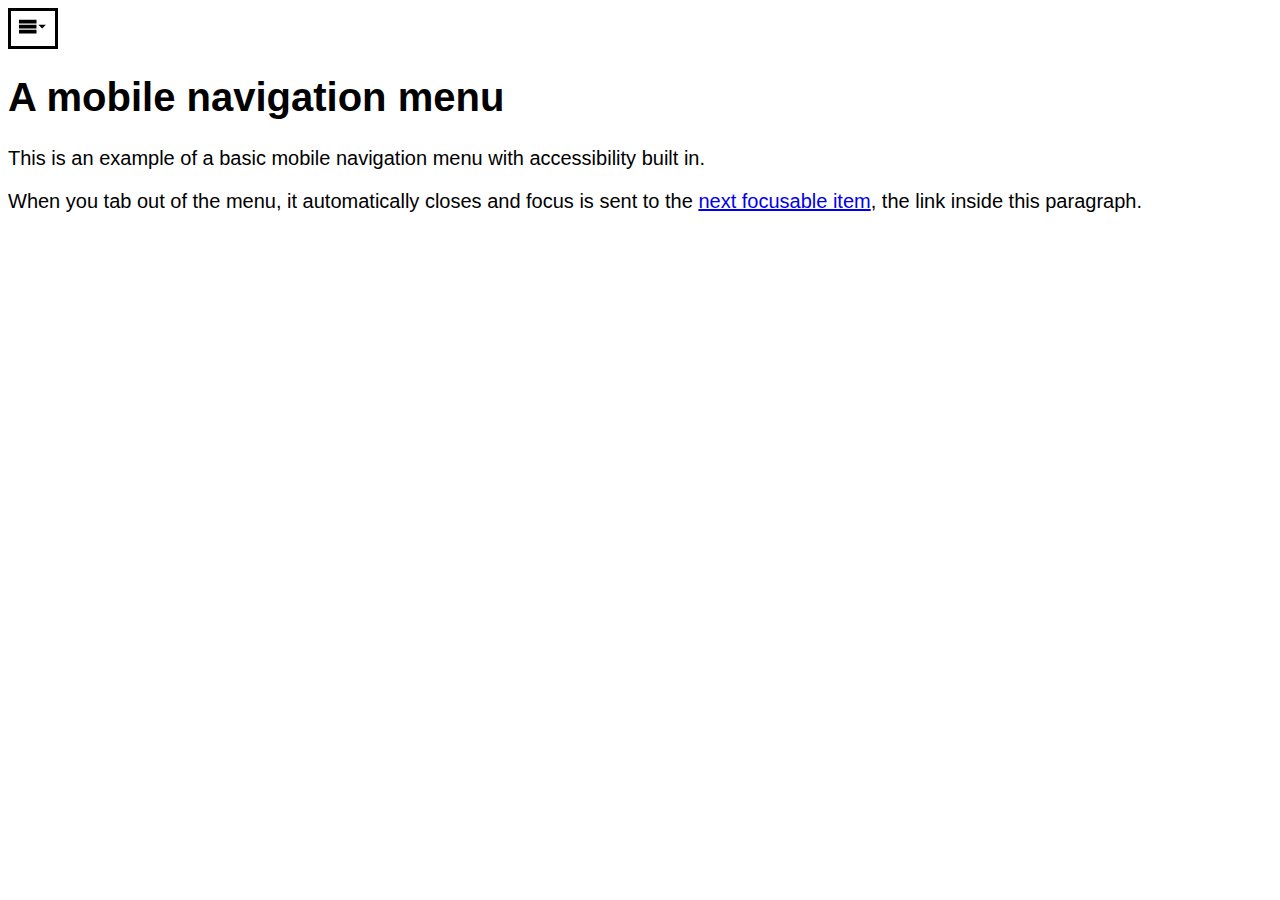
<file: 05-Practical-Examples/01-Mobile Friendly Nav Menu/index.html>
<!DOCTYPE html>
<html lang="en">
  <head>
    <meta charset="UTF-8" />
    <meta http-equiv="X-UA-Compatible" content="IE=edge" />
    <meta name="viewport" content="width=device-width, initial-scale=1.0" />
    <link href="style.css" rel="stylesheet" />
    <script src="script.js" defer></script>
    <title>Accessible mobile hamburger menu</title>
  </head>
  <body>
    <!-- nav tag used for nav  -->
    <nav id="navigation" class="main-nav">
      <button class="menu-trigger">
        <svg class="icon" viewBox="0 0 44 32">
          <path
            d="M0 6h28v6h-28v-6zM0 14h28v6h-28v-6zM0 22h28v6h-28v-6z"
          ></path>
          <path d="M31 14l6 6 6-6z"></path>
        </svg>
        <!-- Adding SR functionality -->
        <span class="sr-only">Main menu</span>
      </button>
      <ul>
        <li><a href="#">Home</a></li>
        <li><a href="/news">News</a></li>
        <li><a href="/about">About</a></li>
        <li><a href="/contact">Contact</a></li>
      </ul>
    </nav>
    <main>
      <h1>A mobile navigation menu</h1>
      <p>
        This is an example of a basic mobile navigation menu with accessibility
        built in.
      </p>
      <p>
        When you tab out of the menu, it automatically closes and focus is sent
        to the <a href="#">next focusable item</a>, the link inside this
        paragraph.
      </p>
    </main>
  </body>
</html>
</file>
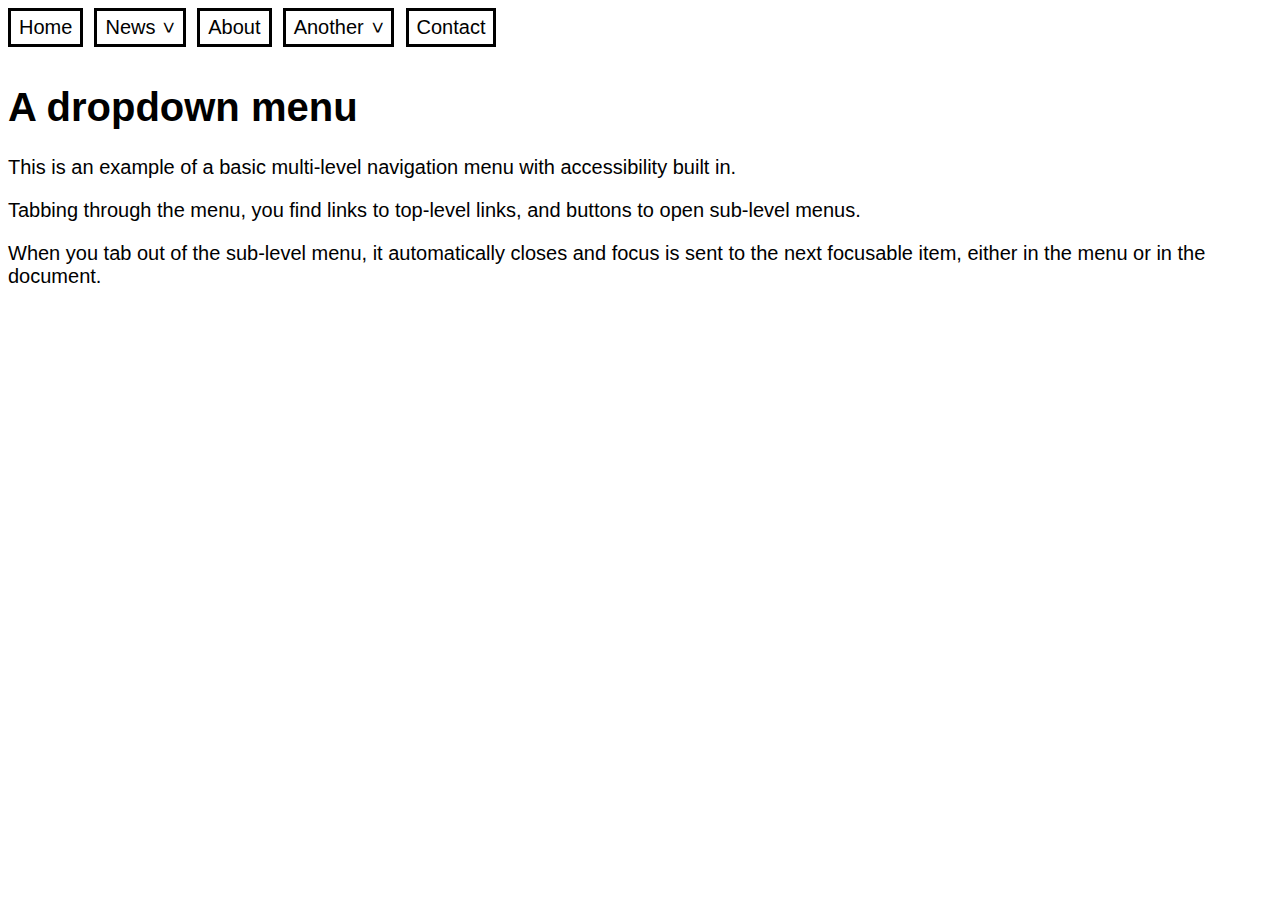
<file: 05-Practical-Examples/02-Multilevel nav menu/index.html>
<!-- Looking at them mark up here, you'll see this is pretty much the same as what we had in 
    the previous example, is just a bigger menu. And instead of having not the very top in 
    the nav section, we have buttons inside these sub items. So here we have a list item 
    that has a sub menu, has a class, has sub menu, it starts with a button for news, then 
    it has to unordered list with all the list items and so on.  -->
    
<!DOCTYPE html>
<html lang="en">
  <head>
    <meta charset="UTF-8" />
    <meta http-equiv="X-UA-Compatible" content="IE=edge" />
    <meta name="viewport" content="width=device-width, initial-scale=1.0" />
    <link href="style.css" rel="stylesheet" />
    <script src="script.js" defer></script>
    <title>Accessible multi-level nav menu</title>
  </head>
  <body>
    <nav id="navigation" class="main-nav">
      <a href="#main" class="skip-link">Skip navigation</a>
      <ul>
        <li><a href="#">Home</a></li>
        <li class="has-sub-menu">
          <button class="menu-trigger">News</button>
          <ul class="sub-menu">
            <li><a href="/recent">Recent news</a></li>
            <li><a href="/local">Local news</a></li>
            <li><a href="/international">International news</a></li>
            <li><a href="/space">Space news</a></li>
            <li><a href="/good">Good news</a></li>
          </ul>
        </li>
        <li><a href="/about">About</a></li>
        <li class="has-sub-menu">
          <button class="menu-trigger">Another</button>
          <ul class="sub-menu">
            <li><a href="/recent">Something</a></li>
            <li><a href="/local">Else</a></li>
            <li><a href="/international">Entirely</a></li>
          </ul>
        </li>
        <li><a href="/contact">Contact</a></li>
      </ul>
    </nav>
    <main id="main">
      <h1>A dropdown menu</h1>
      <p>
        This is an example of a basic multi-level navigation menu with
        accessibility built in.
      </p>
      <p>
        Tabbing through the menu, you find links to top-level links, and buttons
        to open sub-level menus.
      </p>
      <p>
        When you tab out of the sub-level menu, it automatically closes and
        focus is sent to the next focusable item, either in the menu or in the
        document.
      </p>
    </main>
  </body>
</html>
</file>
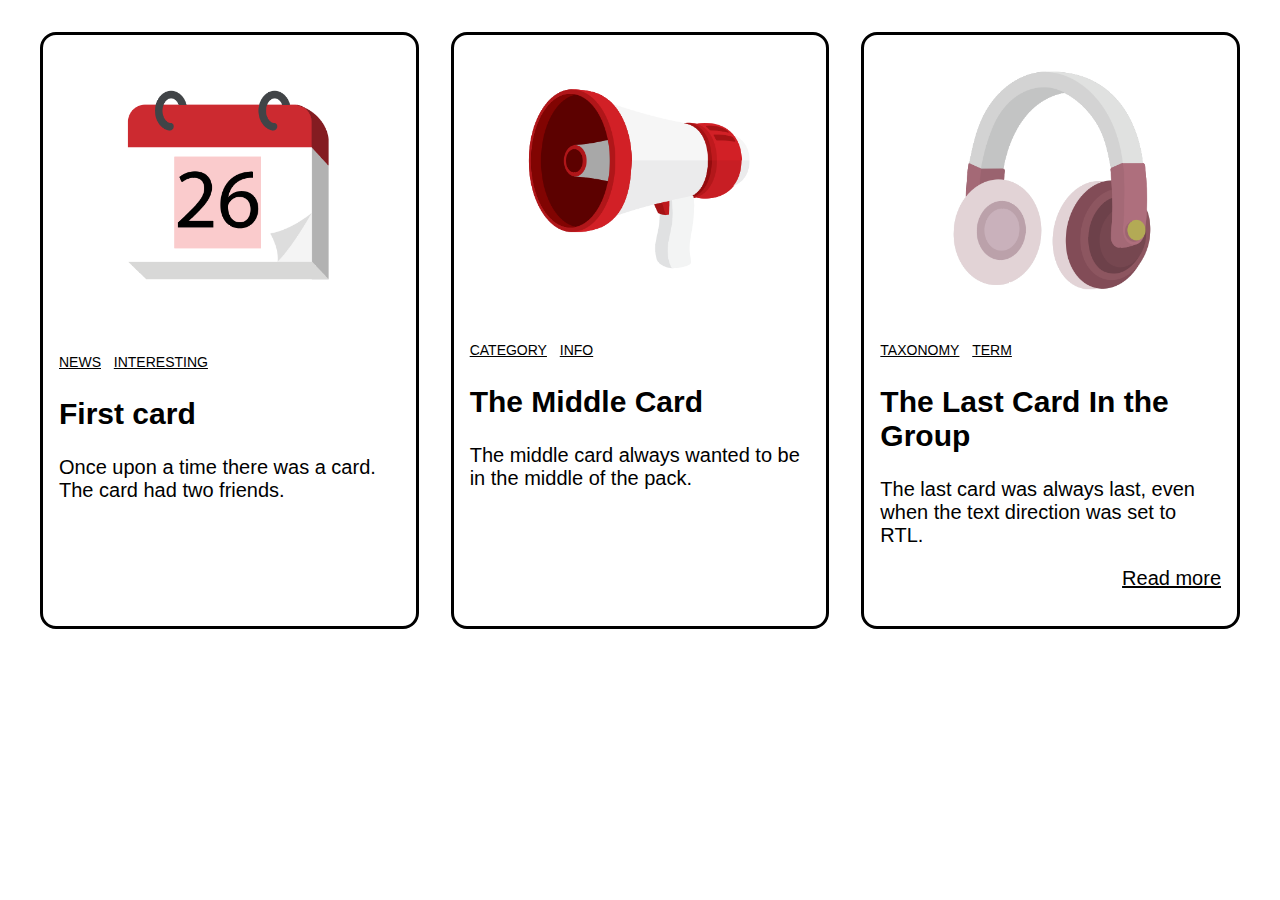
<file: 05-Practical-Examples/04-Card with internal links/index.html>
<!DOCTYPE html>
<html lang="en">
  <head>
    <meta charset="UTF-8" />
    <meta http-equiv="X-UA-Compatible" content="IE=edge" />
    <meta name="viewport" content="width=device-width, initial-scale=1.0" />
    <link href="style.css" rel="stylesheet" />
    <title>Advanced card with multiple internal links</title>
  </head>
  <body>
    <ul class="card-list">
      <li class="card">
        <img src="images/cal.png" alt="" />
        <ul class="eyebrow">
          <li><a href="#">News</a></li>
          <li><a href="#">Interesting</a></li>
        </ul>
        <h2>
          <a href="#">First card<span class="sr-only"> read more</span></a>
        </h2>
        <p>Once upon a time there was a card. The card had two friends.</p>
      </li>
      <li class="card">
        <img src="images/mega.png" alt="" />
        <ul class="eyebrow">
          <li><a href="#">Category</a></li>
          <li><a href="#">Info</a></li>
        </ul>
        <h2>
          <a href="#">The Middle Card<span class="sr-only"> read more</span></a>
        </h2>
        <p>The middle card always wanted to be in the middle of the pack.</p>
      </li>
      <li class="card">
        <img src="images/phones.png" alt="" />
        <ul class="eyebrow">
          <li><a href="#">Taxonomy</a></li>
          <li><a href="#">Term</a></li>
        </ul>
        <h2>
          <a href="#"
            >The Last Card In the Group<span class="sr-only">
              read more</span
            ></a
          >
        </h2>
        <p>
          The last card was always last, even when the text direction was set to
          RTL.
        </p>
        <p class="readmore">
          <a href="#" aria-hidden="true" tabindex="-1">Read more</a>
        </p>
      </li>
    </ul>
  </body>
</html>
</file>
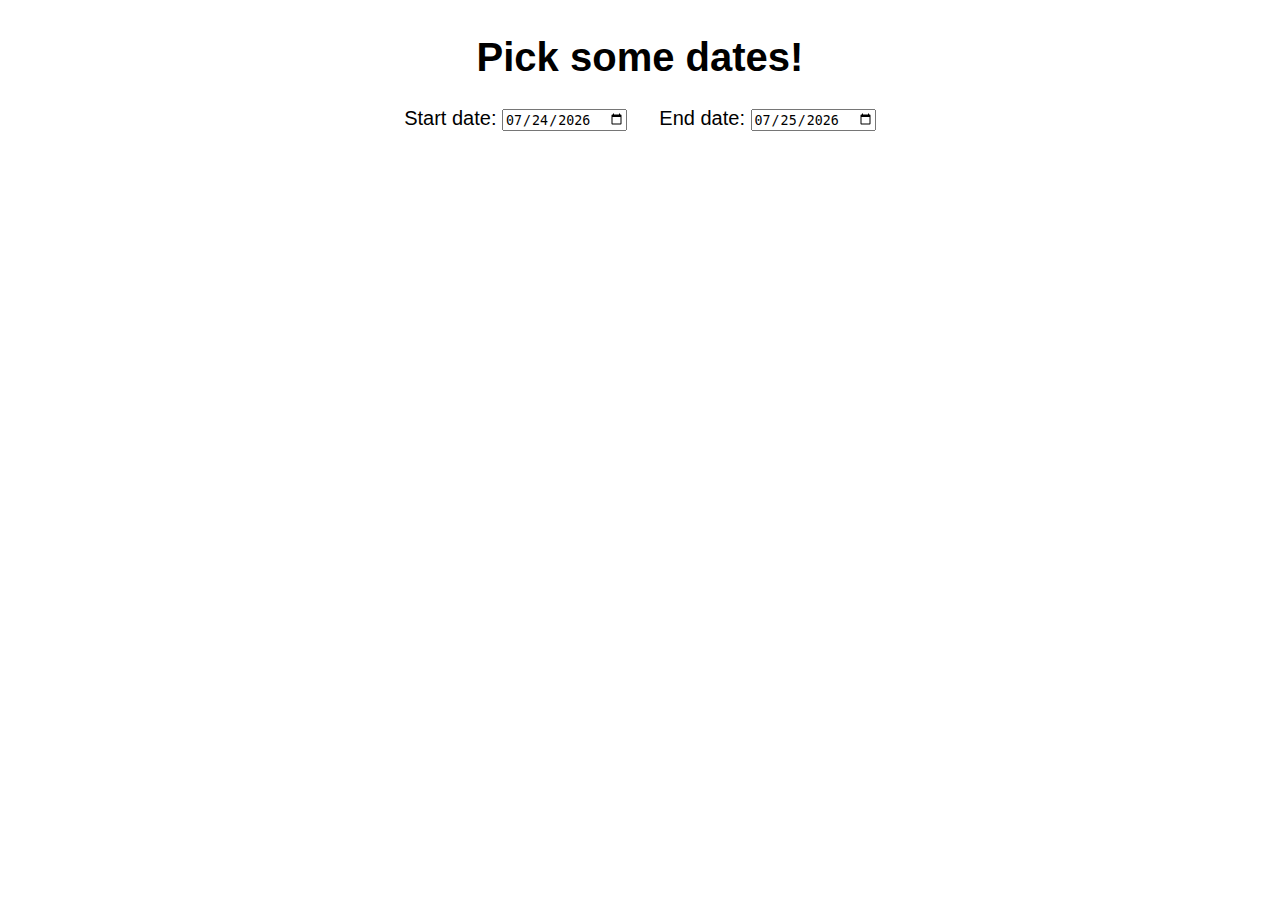
<file: 05-Practical-Examples/05-Date picker/index.html>
<!DOCTYPE html>
<html lang="en">
  <head>
    <meta charset="UTF-8" />
    <meta http-equiv="X-UA-Compatible" content="IE=edge" />
    <meta name="viewport" content="width=device-width, initial-scale=1.0" />
    <link href="style.css" rel="stylesheet" />
    <script src="script.js" defer></script>
    <title>Date pickers</title>
  </head>
  <body>
    <main>
      <h1>Pick some dates!</h1>
      <div class="pickers">
        <div>
          <label for="start">Start date:</label>
          <input type="date" id="start" name="trip-start" />
        </div>
        <div>
          <label for="end">End date:</label>
          <input type="date" id="end" name="trip-end" />
        </div>
      </div>
    </main>
  </body>
</html>
</file>
<file: 05-Practical-Examples/01-Mobile Friendly Nav Menu/style.css>
body {
    font-family: -apple-system, BlinkMacSystemFont, "Segoe UI", Roboto, Oxygen,
      Ubuntu, Cantarell, "Open Sans", "Helvetica Neue", sans-serif;
    font-size: 20px;
  }
  
  button {
    font-family: inherit;
    font-size: 100%;
    line-height: 1.15;
    margin: 0;
    overflow: visible;
    text-transform: none;
    -webkit-appearance: button;
    border: 0;
    background: none;
  }
  
  button:hover {
    cursor: pointer;
  }
  
  button:hover,
  button:focus,
  button:active {
    background: none;
    border-color: inherit;
    border-radius: 0;
  }
  
  .sr-only {
    clip: rect(1px, 1px, 1px, 1px);
    clip-path: inset(50%);
    height: 1px;
    width: 1px;
    margin: -1px;
    overflow: hidden;
    padding: 0;
    position: absolute;
  }
  
  .icon {
    display: inline-block;
    width: 1em;
    height: 1em;
    stroke-width: 0;
    stroke: currentColor;
    fill: currentColor;
    width: 1.375em;
  }
  
  .main-nav {
    position: relative;
    width: fit-content;
  }
  
  .main-nav ul {
    position: absolute;
    max-width: fit-content;
    list-style-type: none;
    display: flex;
    flex-direction: column;
    margin: 0;
    padding: 0;
    z-index: 1;
  }
  
  .main-nav li {
    position: relative;
  }
  
  .main-nav a,
  .menu-trigger {
    display: block;
    margin-block-end: 1ch;
    margin-inline-end: 1ch;
    padding: 0.3rem 0.5rem;
    border: 3px solid black;
    color: black;
    text-decoration: none;
    background: white;
  }
  
  .main-nav a:hover,
  .main-nav a:focus,
  .menu-trigger:hover,
  .menu-trigger:focus {
    background: black;
    color: white;
    border-color: black;
  }
  
  .main-nav ul.hide {
    display: none;
  }
</file>
<file: 05-Practical-Examples/02-Multilevel nav menu/style.css>
body {
    font-family: -apple-system, BlinkMacSystemFont, "Segoe UI", Roboto, Oxygen,
      Ubuntu, Cantarell, "Open Sans", "Helvetica Neue", sans-serif;
    font-size: 20px;
  }
  
  button {
    font-family: inherit;
    font-size: 100%;
    margin: 0;
    overflow: visible;
    text-transform: none;
    -webkit-appearance: button;
    border: 0;
    background: none;
  }
  
  button:hover {
    cursor: pointer;
  }
  
  button:hover,
  button:focus,
  button:active {
    background: none;
    border-color: inherit;
    border-radius: 0;
  }
  
  .skip-link {
    clip: rect(1px, 1px, 1px, 1px);
    clip-path: inset(50%);
    height: 1px;
    width: 1px;
    margin: -1px;
    overflow: hidden;
    padding: 0;
    position: absolute;
  }
  
  .skip-link:focus {
    clip: unset;
    clip-path: unset;
    height: auto;
    width: auto;
    margin: 0;
    padding: 1rem 1.5rem;
    background: white;
    z-index: 1;
  }
  
  .main-nav ul {
    list-style-type: none;
    display: flex;
    flex-wrap: wrap;
    margin: 0;
    padding: 0;
  }
  
  .main-nav li {
    position: relative;
  }
  
  .main-nav a,
  .menu-trigger {
    display: block;
    margin-block-end: 1ch;
    margin-inline-end: 1ch;
    padding: 0.3rem 0.5rem;
    border: 3px solid black;
    color: black;
    text-decoration: none;
    background: white;
  }
  
  .main-nav a:hover,
  .main-nav a:focus,
  .menu-trigger:hover,
  .menu-trigger:focus {
    background: black;
    color: white;
    border-color: black;
  }
  
  .main-nav ul ul {
    position: absolute;
    display: flex;
    flex-direction: column;
    z-index: 1;
  }
  
  .main-nav ul ul.hide {
    display: none;
  }
  
  .sub::after {
    display: inline-block;
    margin-inline-start: 0.5rem;
    content: ">";
    transform: rotate(90deg);
  }
</file>
<file: 05-Practical-Examples/04-Card with internal links/style.css>
body {
    font-family: -apple-system, BlinkMacSystemFont, "Segoe UI", Roboto, Oxygen,
      Ubuntu, Cantarell, "Open Sans", "Helvetica Neue", sans-serif;
    font-size: 20px;
  }
  
  img {
    width: 100%;
    height: auto;
  }
  
  .sr-only {
    clip: rect(1px, 1px, 1px, 1px);
    clip-path: inset(50%);
    height: 1px;
    width: 1px;
    margin: -1px;
    overflow: hidden;
    padding: 0;
    position: absolute;
  }
  
  .card-list {
    margin: 2rem;
    padding: 0;
    display: flex;
    justify-content: space-between;
    list-style-type: none;
    gap: 2rem;
  }
  
  .card {
    position: relative;
    width: calc(100% / 3);
    border: 3px solid black;
    border-radius: 1rem;
    padding: 1rem;
  }
  
  .card:hover a {
    text-decoration: underline;
  }
  
  .card a {
    color: black;
    text-decoration: none;
  }
  
  .eyebrow {
    margin: 0.5rem 0;
    padding: 0;
    list-style-type: none;
    display: flex;
    gap: 0.8rem;
  }
  
  .eyebrow a {
    text-decoration: underline;
    text-transform: uppercase;
    font-size: 70%;
  }
  
  .readmore {
    text-decoration: underline;
    text-align: end;
  }
</file>
<file: 05-Practical-Examples/05-Date picker/style.css>
body {
    font-family: -apple-system, BlinkMacSystemFont, "Segoe UI", Roboto, Oxygen,
      Ubuntu, Cantarell, "Open Sans", "Helvetica Neue", sans-serif;
    font-size: 20px;
  }
  
  main {
    display: flex;
    flex-direction: column;
    align-items: center;
  }
  
  .pickers {
    max-width: 50ch;
    display: flex;
    gap: 2rem;
  }
</file>
